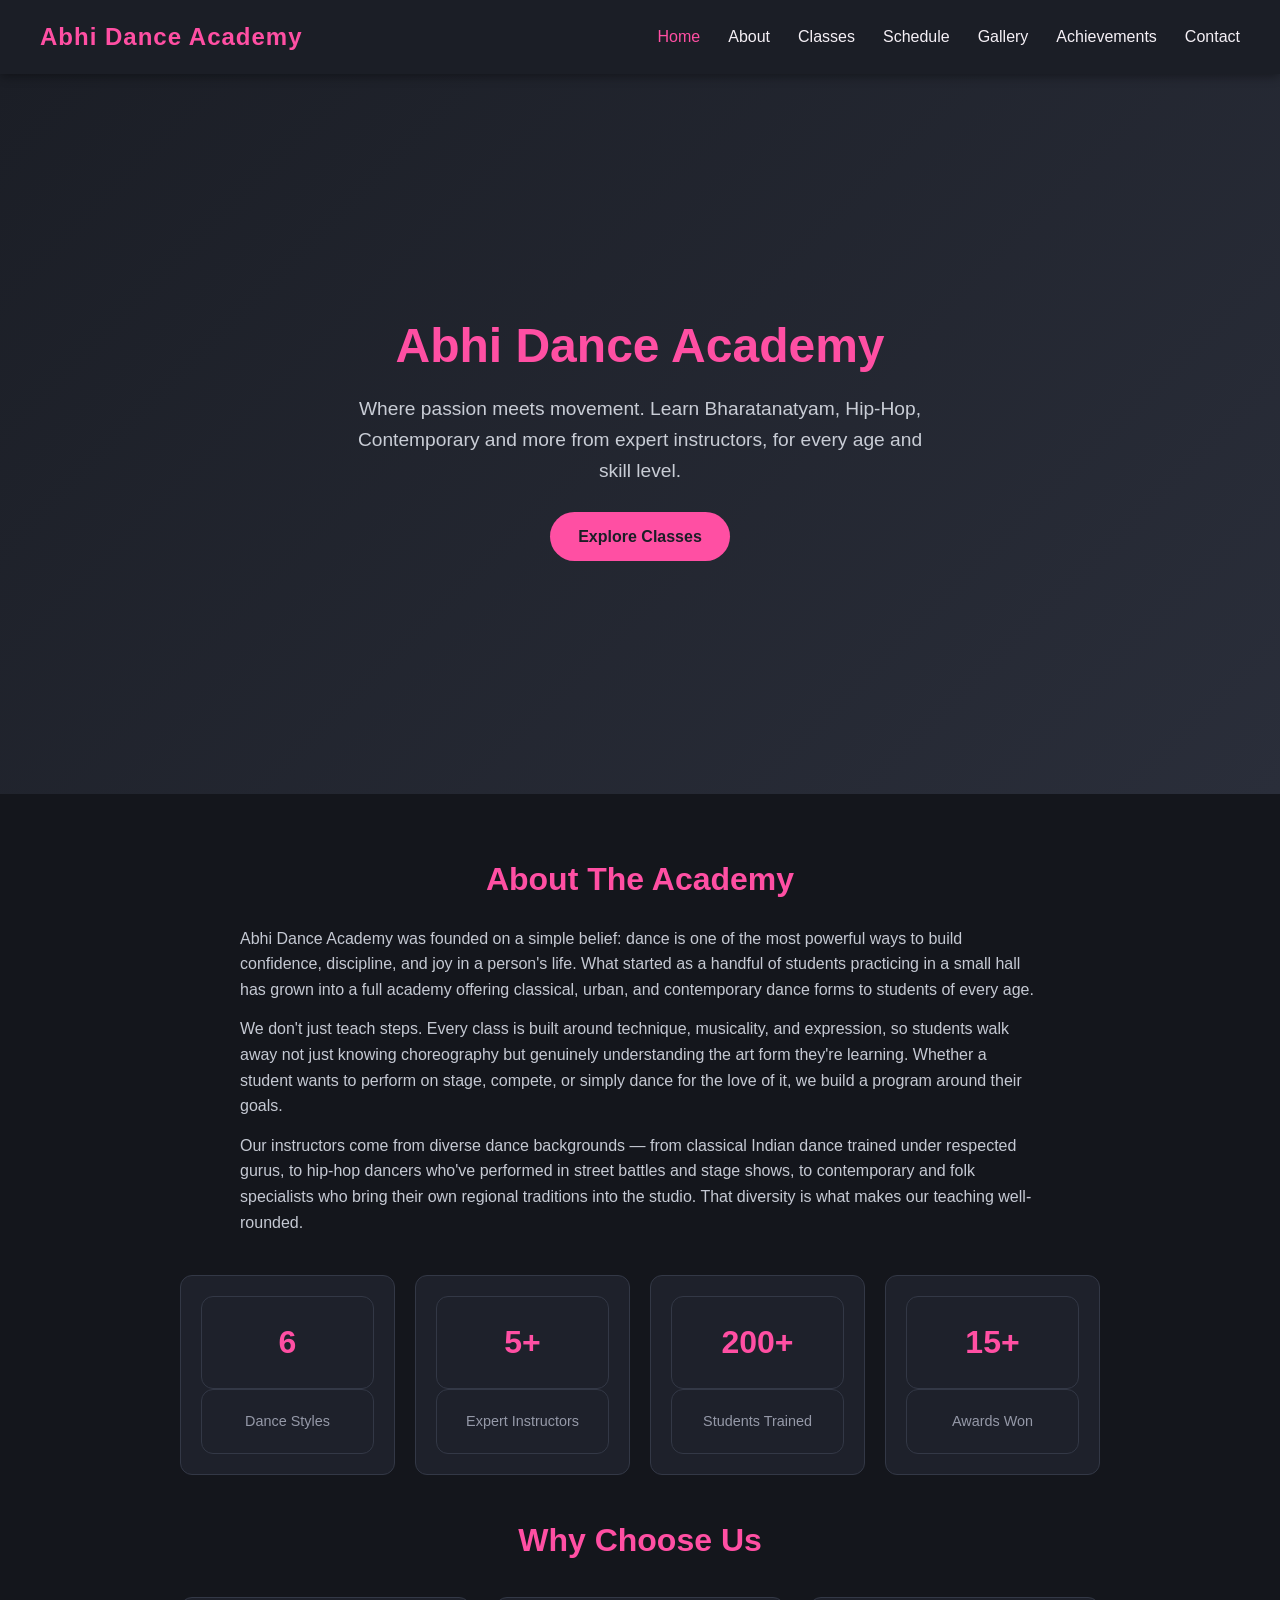
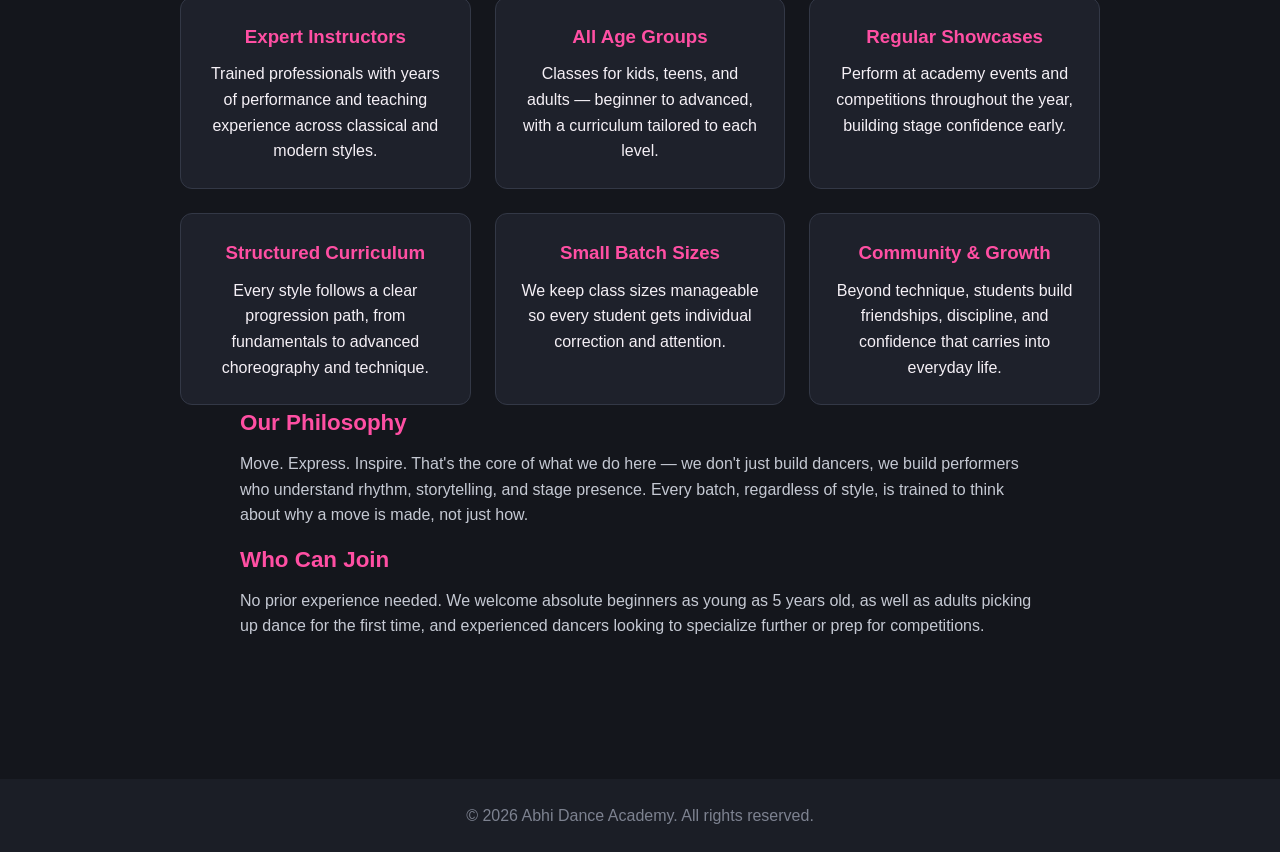
<file: index.html>
<!DOCTYPE html>
<html lang="en">
<head>
<meta charset="UTF-8">
<title>Home | Abhi Dance Academy</title>
<link rel="stylesheet" href="style.css">
</head>
<body>

<nav>
  <div class="logo">Abhi Dance Academy</div>
  <ul>
    <li><a href="index.html" class="active">Home</a></li>
    <li><a href="about.html">About</a></li>
    <li><a href="classes.html">Classes</a></li>
    <li><a href="schedule.html">Schedule</a></li>
    <li><a href="gallery.html">Gallery</a></li>
    <li><a href="achievements.html">Achievements</a></li>
    <li><a href="contact.html">Contact</a></li>
  </ul>
</nav>

<section class="hero">
  <h1>Abhi Dance Academy</h1>
  <p>Where passion meets movement. Learn Bharatanatyam, Hip-Hop, Contemporary and more from expert instructors, for every age and skill level.</p>
  <a href="classes.html" class="btn">Explore Classes</a>
</section>

<section class="section">
  <h2>About The Academy</h2>
  <div class="text-block">
    <p>Abhi Dance Academy was founded on a simple belief: dance is one of the most powerful ways to build confidence, discipline, and joy in a person's life. What started as a handful of students practicing in a small hall has grown into a full academy offering classical, urban, and contemporary dance forms to students of every age.</p>
    <p>We don't just teach steps. Every class is built around technique, musicality, and expression, so students walk away not just knowing choreography but genuinely understanding the art form they're learning. Whether a student wants to perform on stage, compete, or simply dance for the love of it, we build a program around their goals.</p>
    <p>Our instructors come from diverse dance backgrounds — from classical Indian dance trained under respected gurus, to hip-hop dancers who've performed in street battles and stage shows, to contemporary and folk specialists who bring their own regional traditions into the studio. That diversity is what makes our teaching well-rounded.</p>
  </div>

  <div class="stats-row">
    <div><div class="num">6</div><div class="label">Dance Styles</div></div>
    <div><div class="num">5+</div><div class="label">Expert Instructors</div></div>
    <div><div class="num">200+</div><div class="label">Students Trained</div></div>
    <div><div class="num">15+</div><div class="label">Awards Won</div></div>
  </div>

  <h2>Why Choose Us</h2>
  <div class="card-grid">
    <div class="card">
      <h3>Expert Instructors</h3>
      <p>Trained professionals with years of performance and teaching experience across classical and modern styles.</p>
    </div>
    <div class="card">
      <h3>All Age Groups</h3>
      <p>Classes for kids, teens, and adults — beginner to advanced, with a curriculum tailored to each level.</p>
    </div>
    <div class="card">
      <h3>Regular Showcases</h3>
      <p>Perform at academy events and competitions throughout the year, building stage confidence early.</p>
    </div>
    <div class="card">
      <h3>Structured Curriculum</h3>
      <p>Every style follows a clear progression path, from fundamentals to advanced choreography and technique.</p>
    </div>
    <div class="card">
      <h3>Small Batch Sizes</h3>
      <p>We keep class sizes manageable so every student gets individual correction and attention.</p>
    </div>
    <div class="card">
      <h3>Community & Growth</h3>
      <p>Beyond technique, students build friendships, discipline, and confidence that carries into everyday life.</p>
    </div>
  </div>

  <div class="text-block">
    <h3>Our Philosophy</h3>
    <p>Move. Express. Inspire. That's the core of what we do here — we don't just build dancers, we build performers who understand rhythm, storytelling, and stage presence. Every batch, regardless of style, is trained to think about why a move is made, not just how.</p>
    <h3>Who Can Join</h3>
    <p>No prior experience needed. We welcome absolute beginners as young as 5 years old, as well as adults picking up dance for the first time, and experienced dancers looking to specialize further or prep for competitions.</p>
  </div>
</section>

<footer>&copy; 2026 Abhi Dance Academy. All rights reserved.</footer>

</body>
</html>
</file>
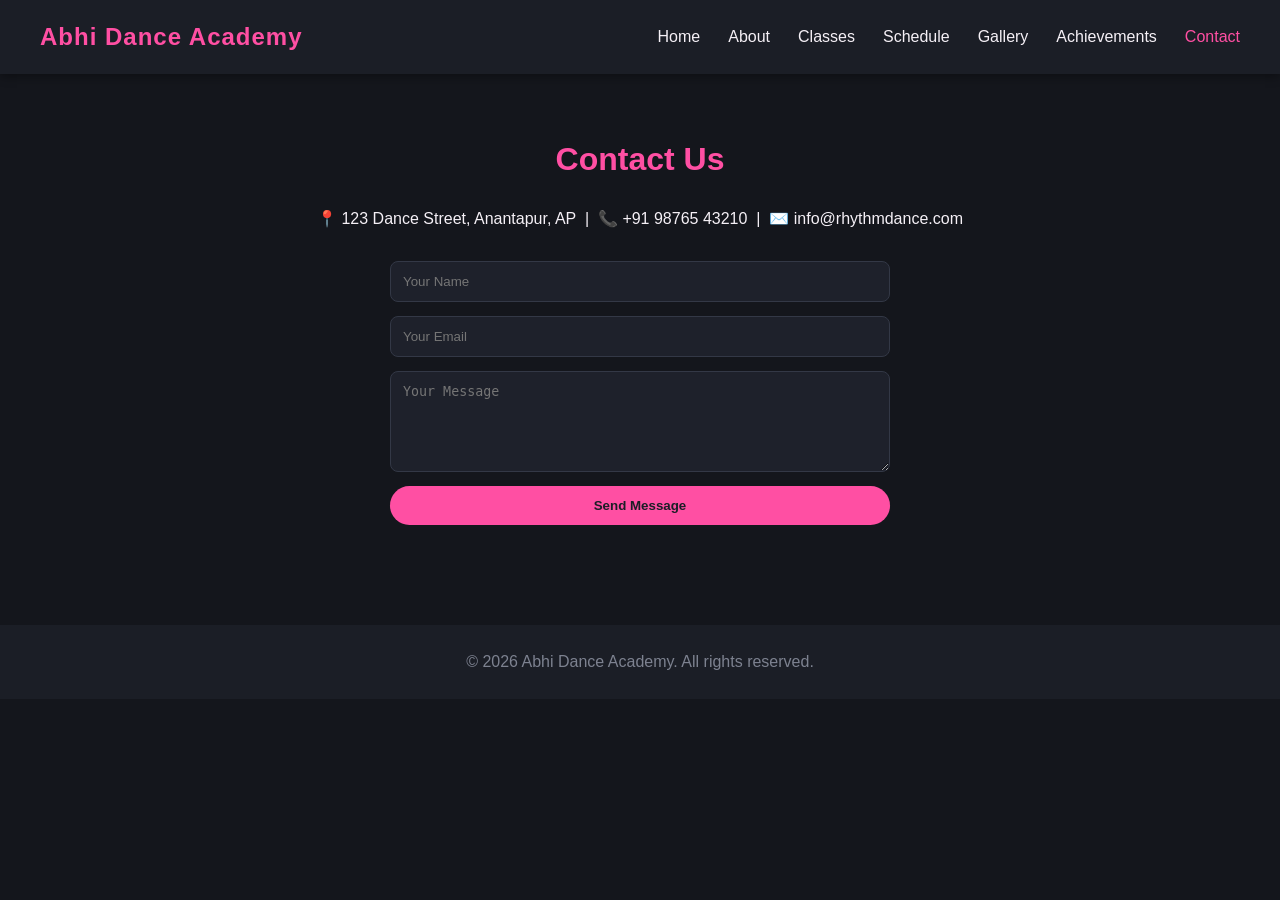
<file: contact.html>
<!DOCTYPE html>
<html lang="en">
<head>
<meta charset="UTF-8">
<title>Contact | Abhi Dance Academy</title>
<link rel="stylesheet" href="style.css">
</head>
<body>

<nav>
  <div class="logo">Abhi Dance Academy</div>
  <ul>
    <li><a href="index.html">Home</a></li>
    <li><a href="about.html">About</a></li>
    <li><a href="classes.html">Classes</a></li>
    <li><a href="schedule.html">Schedule</a></li>
    <li><a href="gallery.html">Gallery</a></li>
    <li><a href="achievements.html">Achievements</a></li>
    <li><a href="contact.html" class="active">Contact</a></li>
  </ul>
</nav>

<section class="section">
  <h2>Contact Us</h2>
  <p style="text-align:center;">📍 123 Dance Street, Anantapur, AP &nbsp;|&nbsp; 📞 +91 98765 43210 &nbsp;|&nbsp; ✉️ info@rhythmdance.com</p>

  <form>
    <input type="text" placeholder="Your Name" required>
    <input type="email" placeholder="Your Email" required>
    <textarea rows="5" placeholder="Your Message" required></textarea>
    <button type="submit" class="btn">Send Message</button>
  </form>
</section>

<footer>&copy; 2026 Abhi Dance Academy. All rights reserved.</footer>

</body>
</html>
</file>
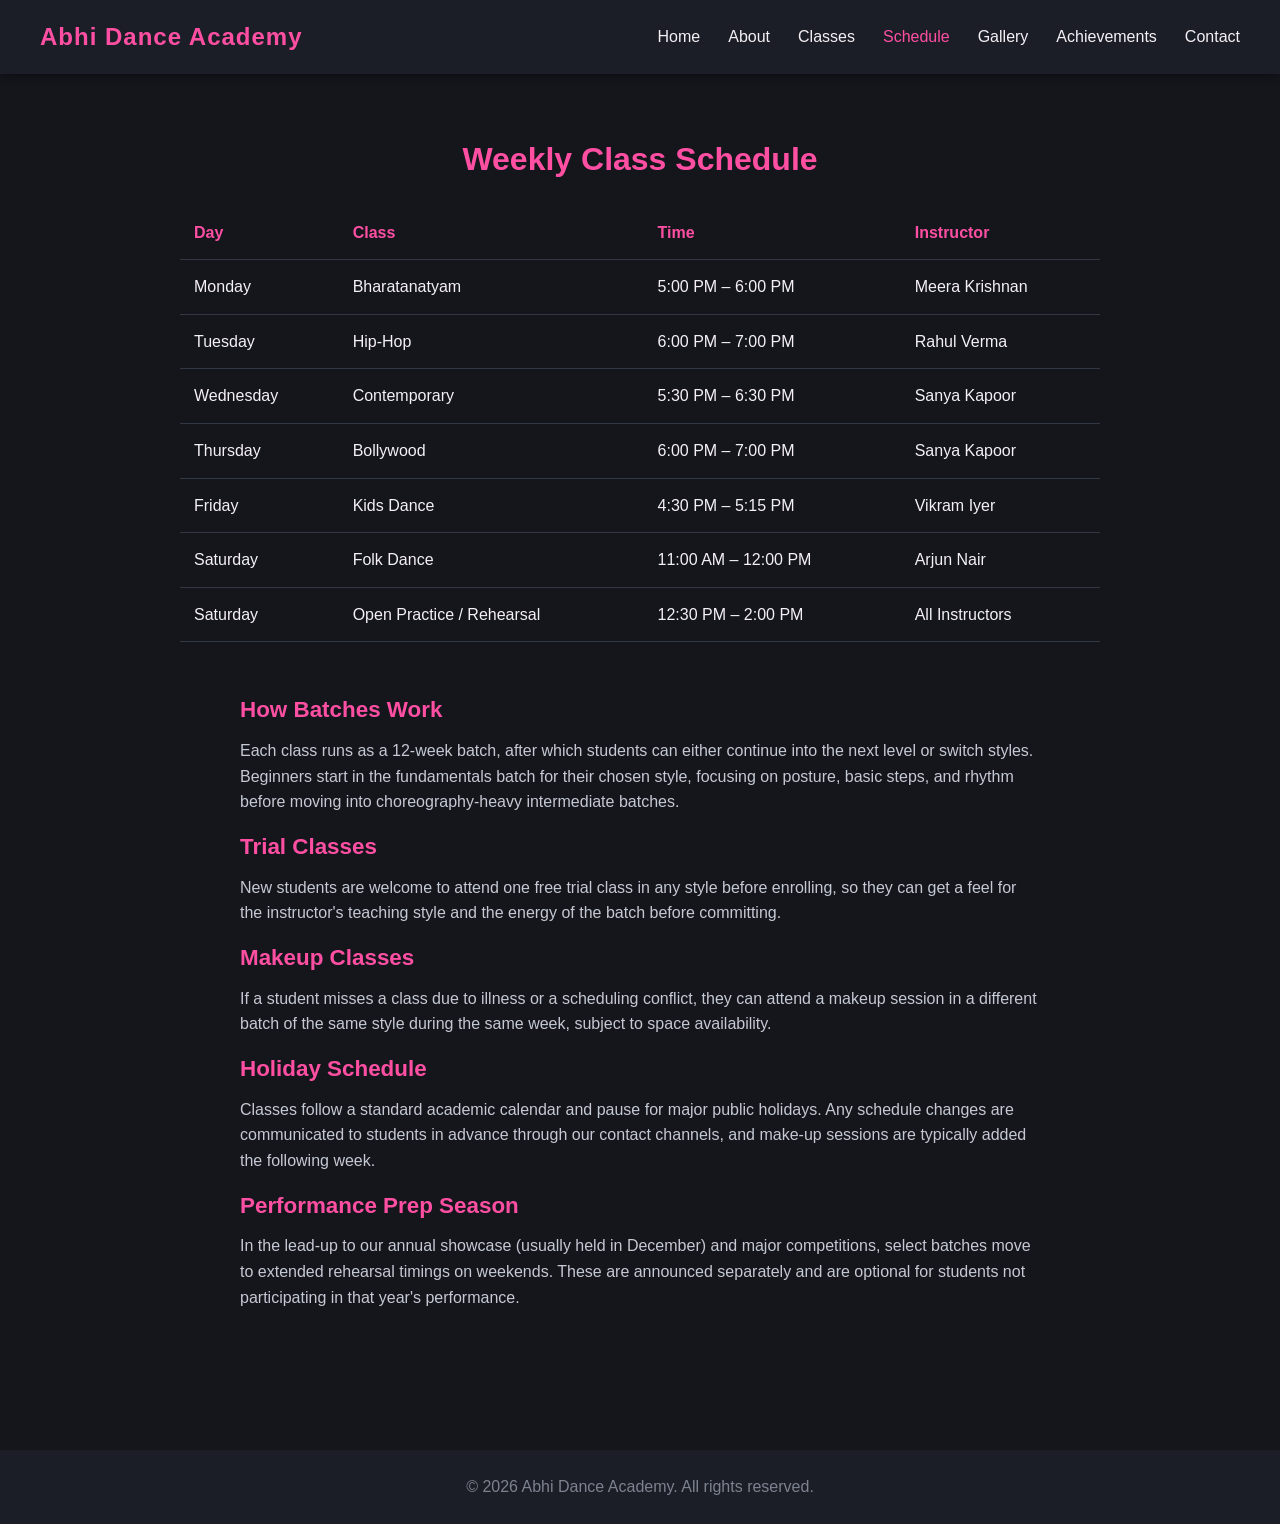
<file: schedule.html>
<!DOCTYPE html>
<html lang="en">
<head>
<meta charset="UTF-8">
<title>Schedule | Abhi Dance Academy</title>
<link rel="stylesheet" href="style.css">
</head>
<body>

<nav>
  <div class="logo">Abhi Dance Academy</div>
  <ul>
    <li><a href="index.html">Home</a></li>
    <li><a href="about.html">About</a></li>
    <li><a href="classes.html">Classes</a></li>
    <li><a href="schedule.html" class="active">Schedule</a></li>
    <li><a href="gallery.html">Gallery</a></li>
    <li><a href="achievements.html">Achievements</a></li>
    <li><a href="contact.html">Contact</a></li>
  </ul>
</nav>

<section class="section">
  <h2>Weekly Class Schedule</h2>
  <table>
    <tr><th>Day</th><th>Class</th><th>Time</th><th>Instructor</th></tr>
    <tr><td>Monday</td><td>Bharatanatyam</td><td>5:00 PM – 6:00 PM</td><td>Meera Krishnan</td></tr>
    <tr><td>Tuesday</td><td>Hip-Hop</td><td>6:00 PM – 7:00 PM</td><td>Rahul Verma</td></tr>
    <tr><td>Wednesday</td><td>Contemporary</td><td>5:30 PM – 6:30 PM</td><td>Sanya Kapoor</td></tr>
    <tr><td>Thursday</td><td>Bollywood</td><td>6:00 PM – 7:00 PM</td><td>Sanya Kapoor</td></tr>
    <tr><td>Friday</td><td>Kids Dance</td><td>4:30 PM – 5:15 PM</td><td>Vikram Iyer</td></tr>
    <tr><td>Saturday</td><td>Folk Dance</td><td>11:00 AM – 12:00 PM</td><td>Arjun Nair</td></tr>
    <tr><td>Saturday</td><td>Open Practice / Rehearsal</td><td>12:30 PM – 2:00 PM</td><td>All Instructors</td></tr>
  </table>

  <div class="text-block" style="margin-top:50px;">
    <h3>How Batches Work</h3>
    <p>Each class runs as a 12-week batch, after which students can either continue into the next level or switch styles. Beginners start in the fundamentals batch for their chosen style, focusing on posture, basic steps, and rhythm before moving into choreography-heavy intermediate batches.</p>

    <h3>Trial Classes</h3>
    <p>New students are welcome to attend one free trial class in any style before enrolling, so they can get a feel for the instructor's teaching style and the energy of the batch before committing.</p>

    <h3>Makeup Classes</h3>
    <p>If a student misses a class due to illness or a scheduling conflict, they can attend a makeup session in a different batch of the same style during the same week, subject to space availability.</p>

    <h3>Holiday Schedule</h3>
    <p>Classes follow a standard academic calendar and pause for major public holidays. Any schedule changes are communicated to students in advance through our contact channels, and make-up sessions are typically added the following week.</p>

    <h3>Performance Prep Season</h3>
    <p>In the lead-up to our annual showcase (usually held in December) and major competitions, select batches move to extended rehearsal timings on weekends. These are announced separately and are optional for students not participating in that year's performance.</p>
  </div>
</section>

<footer>&copy; 2026 Abhi Dance Academy. All rights reserved.</footer>

</body>
</html>
</file>
<file: style.css>
* { margin: 0; padding: 0; box-sizing: border-box; }

body {
  font-family: 'Segoe UI', Arial, sans-serif;
  background: #14161c;
  color: #f5f0f6;
  line-height: 1.6;
}

nav {
  display: flex;
  justify-content: space-between;
  align-items: center;
  padding: 18px 40px;
  background: #1b1e26;
  position: sticky;
  top: 0;
  z-index: 10;
  box-shadow: 0 2px 10px rgba(0,0,0,0.4);
}

nav .logo {
  font-size: 1.5rem;
  font-weight: bold;
  color: #ff4fa3;
  letter-spacing: 1px;
}

nav ul {
  list-style: none;
  display: flex;
  gap: 28px;
}

nav ul li a {
  color: #f5f0f6;
  text-decoration: none;
  font-weight: 500;
  transition: color 0.2s;
}

nav ul li a:hover,
nav ul li a.active {
  color: #ff4fa3;
}

.hero {
  min-height: 80vh;
  display: flex;
  flex-direction: column;
  align-items: center;
  justify-content: center;
  text-align: center;
  padding: 40px 20px;
  background: linear-gradient(135deg, #1b1e26, #2a2e3a);
}

.hero h1 {
  font-size: 3rem;
  color: #ff4fa3;
  margin-bottom: 10px;
}

.hero p {
  font-size: 1.2rem;
  max-width: 600px;
  color: #c9cdd6;
  margin-bottom: 25px;
}

.btn {
  display: inline-block;
  background: #ff4fa3;
  color: #1b1e26;
  padding: 12px 28px;
  border-radius: 30px;
  text-decoration: none;
  font-weight: bold;
  transition: transform 0.2s;
}

.btn:hover { transform: scale(1.05); }

.section {
  padding: 60px 40px;
  max-width: 1000px;
  margin: 0 auto;
}

.section h2 {
  color: #ff4fa3;
  font-size: 2rem;
  margin-bottom: 20px;
  text-align: center;
}

.card-grid {
  display: grid;
  grid-template-columns: repeat(auto-fit, minmax(220px, 1fr));
  gap: 24px;
  margin-top: 30px;
}

.card {
  background: #1e212b;
  padding: 24px;
  border-radius: 12px;
  border: 1px solid #333846;
  text-align: center;
}

.card h3 { color: #ff4fa3; margin-bottom: 10px; }

.about-wrap {
  display: flex;
  gap: 40px;
  align-items: center;
  flex-wrap: wrap;
  justify-content: center;
}

.profile-photo {
  width: 220px;
  height: 220px;
  border-radius: 50%;
  object-fit: cover;
  border: 4px solid #ff4fa3;
}

.about-text { max-width: 500px; }

table {
  width: 100%;
  border-collapse: collapse;
  margin-top: 20px;
}

th, td {
  padding: 14px;
  border-bottom: 1px solid #333846;
  text-align: left;
}

th { color: #ff4fa3; }

.gallery-grid {
  display: grid;
  grid-template-columns: repeat(auto-fit, minmax(180px, 1fr));
  gap: 16px;
  margin-top: 30px;
}

.gallery-grid div {
  background: #1e212b;
  height: 160px;
  border-radius: 10px;
  display: flex;
  align-items: center;
  justify-content: center;
  color: #7d8290;
  border: 1px dashed #333846;
}

form {
  display: flex;
  flex-direction: column;
  gap: 14px;
  max-width: 500px;
  margin: 30px auto 0;
}

form input, form textarea {
  padding: 12px;
  border-radius: 8px;
  border: 1px solid #333846;
  background: #1e212b;
  color: #f5f0f6;
}

form button {
  cursor: pointer;
  border: none;
}

footer {
  text-align: center;
  padding: 24px;
  background: #1b1e26;
  color: #7d8290;
  margin-top: 40px;
}

/* ---- long content blocks (home, schedule) ---- */
.text-block {
  max-width: 800px;
  margin: 0 auto 40px;
}
.text-block h3 {
  color: #ff4fa3;
  margin-bottom: 10px;
  font-size: 1.4rem;
}
.text-block p { margin-bottom: 14px; color: #c5c9d3; }

.stats-row {
  display: grid;
  grid-template-columns: repeat(auto-fit, minmax(140px, 1fr));
  gap: 20px;
  margin: 40px 0;
  text-align: center;
}
.stats-row div {
  background: #1e212b;
  padding: 20px;
  border-radius: 12px;
  border: 1px solid #333846;
}
.stats-row .num { font-size: 2rem; color: #ff4fa3; font-weight: bold; }
.stats-row .label { color: #9599a8; font-size: 0.9rem; }

/* ---- teacher profiles, one per row, scrollable ---- */
.teacher-block {
  display: flex;
  gap: 30px;
  align-items: center;
  background: #1c1f28;
  border: 1px solid #333846;
  border-radius: 16px;
  padding: 30px;
  margin-bottom: 30px;
  flex-wrap: wrap;
}
.teacher-block:nth-child(even) { flex-direction: row-reverse; }
.teacher-block img {
  width: 220px;
  height: 220px;
  border-radius: 16px;
  object-fit: cover;
  border: 3px solid #ff4fa3;
  flex-shrink: 0;
}
.teacher-info { flex: 1; min-width: 240px; }
.teacher-info h3 { color: #ff4fa3; font-size: 1.4rem; margin-bottom: 4px; }
.teacher-info .role { color: #9599a8; font-size: 0.9rem; margin-bottom: 12px; display: block; }
.teacher-info p { color: #c5c9d3; }

/* ---- class detail cards with image ---- */
.class-detail {
  display: flex;
  gap: 26px;
  background: #1c1f28;
  border: 1px solid #333846;
  border-radius: 16px;
  overflow: hidden;
  margin-bottom: 30px;
  flex-wrap: wrap;
}
.class-detail img {
  width: 320px;
  height: 220px;
  object-fit: cover;
  flex-shrink: 0;
}
.class-detail .class-text { padding: 24px 24px 24px 0; flex: 1; min-width: 240px; }
.class-detail .class-text h3 { color: #ff4fa3; font-size: 1.3rem; margin-bottom: 10px; }
.class-detail .class-text p { color: #c5c9d3; }

/* ---- real gallery photos ---- */
.gallery-grid img {
  width: 100%;
  height: 200px;
  object-fit: cover;
  border-radius: 10px;
  border: 1px solid #333846;
  display: block;
}

/* ---- achievements ---- */
.achievement-card {
  background: #1c1f28;
  border: 1px solid #333846;
  border-radius: 16px;
  overflow: hidden;
  margin-bottom: 30px;
}
.achievement-card img {
  width: 100%;
  height: 260px;
  object-fit: cover;
  display: block;
}
.achievement-card .achievement-text { padding: 20px 24px; }
.achievement-card h3 { color: #ff4fa3; margin-bottom: 8px; }
.achievement-card p { color: #c5c9d3; }
.achievement-card .meta { color: #9599a8; font-size: 0.85rem; margin-top: 6px; }
</file>
